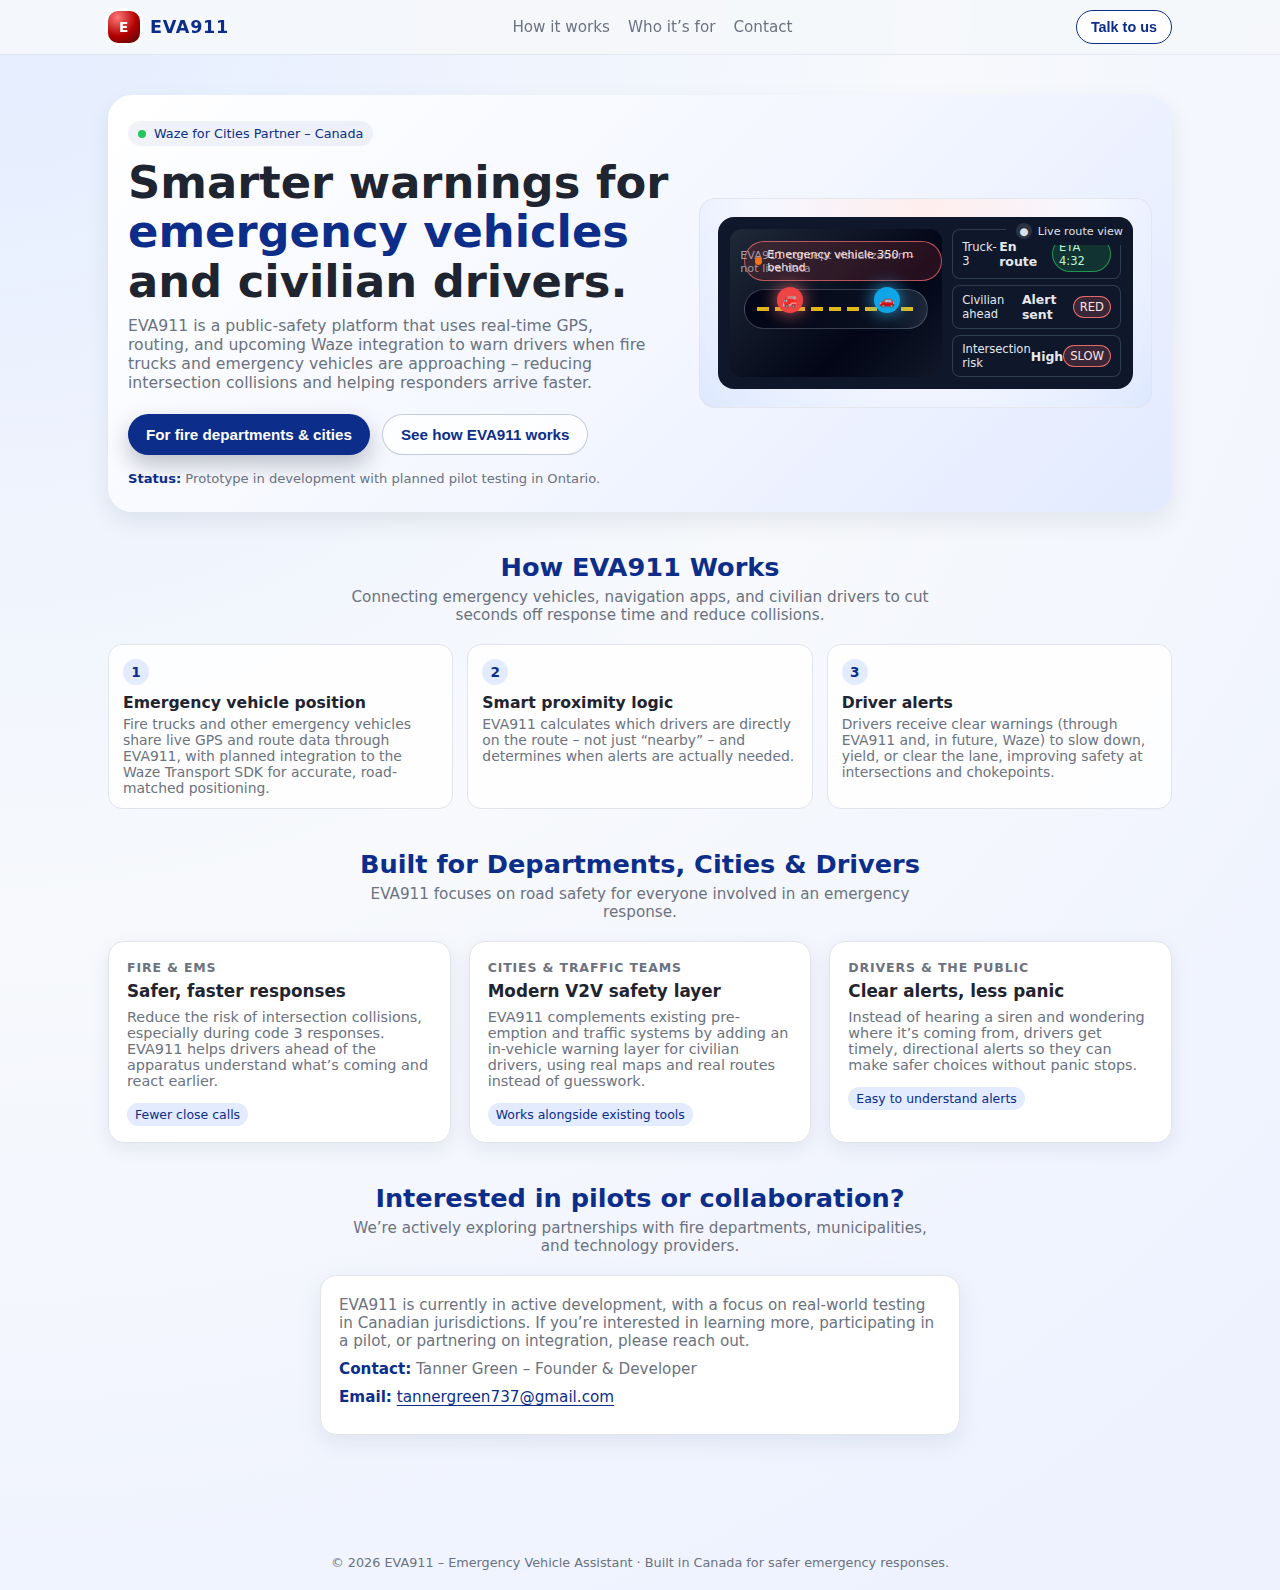
<file: index.html>
<!DOCTYPE html>
<html lang="en">
<head>
  <meta charset="UTF-8" />
  <meta name="viewport" content="width=device-width, initial-scale=1.0" />
  <title>EVA911 – Emergency Vehicle Assistant</title>
  <meta name="description" content="EVA911 is a public-safety platform that warns civilian drivers about approaching emergency vehicles and helps responders reach scenes faster and safer." />

  <style>
    :root {
      --bg: #f5f7fb;
      --bg-card: #ffffff;
      --primary: #0c2e8a;
      --primary-soft: #e2ebff;
      --accent: #ff3b3b;
      --text-main: #1e2430;
      --text-muted: #6b7280;
      --border-soft: #e2e4ec;
      --shadow-soft: 0 10px 25px rgba(15, 23, 42, 0.08);
      --radius-lg: 16px;
      --radius-xl: 24px;
      --transition-fast: 0.2s ease;
    }

    * {
      box-sizing: border-box;
      margin: 0;
      padding: 0;
    }

    body {
      font-family: system-ui, -apple-system, BlinkMacSystemFont, "Segoe UI", sans-serif;
      background: radial-gradient(circle at top left, #e4edff, #f7f9fc 45%, #eef2ff 90%);
      color: var(--text-main);
      min-height: 100vh;
    }

    a {
      color: inherit;
      text-decoration: none;
    }

    img {
      max-width: 100%;
      display: block;
    }

    /* Layout */

    header {
      position: sticky;
      top: 0;
      z-index: 20;
      backdrop-filter: blur(16px);
      background: rgba(245, 247, 251, 0.9);
      border-bottom: 1px solid rgba(226, 228, 236, 0.9);
    }

    .nav-inner {
      max-width: 1100px;
      margin: 0 auto;
      padding: 10px 18px;
      display: flex;
      align-items: center;
      justify-content: space-between;
      gap: 16px;
    }

    .logo-text {
      display: flex;
      align-items: center;
      gap: 10px;
      font-weight: 700;
      font-size: 1.1rem;
      letter-spacing: 0.04em;
      text-transform: uppercase;
      color: var(--primary);
    }

    .logo-mark {
      width: 32px;
      height: 32px;
      border-radius: 10px;
      background: radial-gradient(circle at 30% 20%, #ff7777, #b10000 55%, #4b0b0b 100%);
      display: flex;
      align-items: center;
      justify-content: center;
      color: #fff;
      font-size: 0.85rem;
      box-shadow: 0 0 0 3px rgba(255, 255, 255, 0.7);
    }

    .nav-links {
      display: flex;
      align-items: center;
      gap: 18px;
      font-size: 0.95rem;
    }

    .nav-links a {
      color: var(--text-muted);
      padding: 6px 0;
    }

    .nav-links a:hover {
      color: var(--primary);
    }

    .nav-cta {
      padding: 8px 14px;
      border-radius: 999px;
      border: 1px solid var(--primary);
      color: var(--primary);
      font-size: 0.9rem;
      font-weight: 600;
      background: #fff;
      cursor: pointer;
      transition: var(--transition-fast);
    }

    .nav-cta:hover {
      background: var(--primary);
      color: #fff;
      box-shadow: 0 8px 18px rgba(12, 46, 138, 0.25);
      transform: translateY(-1px);
    }

    main {
      max-width: 1100px;
      margin: 0 auto;
      padding: 28px 18px 60px;
    }

    /* Hero */

    .hero {
      display: grid;
      grid-template-columns: minmax(0, 1.2fr) minmax(0, 1fr);
      gap: 28px;
      align-items: center;
      padding: 26px 20px;
      border-radius: var(--radius-xl);
      background: linear-gradient(135deg, #ffffff 0%, #f3f6ff 55%, #e2eaff 100%);
      box-shadow: var(--shadow-soft);
      margin-top: 12px;
    }

    .hero-badge {
      display: inline-flex;
      align-items: center;
      gap: 8px;
      font-size: 0.8rem;
      padding: 5px 10px;
      border-radius: 999px;
      background: rgba(12, 46, 138, 0.06);
      color: var(--primary);
      margin-bottom: 12px;
    }

    .hero-badge-dot {
      width: 8px;
      height: 8px;
      border-radius: 999px;
      background: #22c55e;
    }

    .hero h1 {
      font-size: clamp(2.0rem, 3vw + 1rem, 2.8rem);
      line-height: 1.1;
      margin-bottom: 10px;
    }

    .hero h1 span {
      color: var(--primary);
    }

    .hero-sub {
      font-size: 0.98rem;
      color: var(--text-muted);
      max-width: 520px;
      margin-bottom: 22px;
    }

    .hero-cta-row {
      display: flex;
      flex-wrap: wrap;
      gap: 12px;
      margin-bottom: 16px;
    }

    .btn-primary,
    .btn-ghost {
      border-radius: 999px;
      padding: 11px 18px;
      border: none;
      cursor: pointer;
      font-size: 0.95rem;
      font-weight: 600;
      display: inline-flex;
      align-items: center;
      gap: 6px;
      transition: var(--transition-fast);
    }

    .btn-primary {
      background: var(--primary);
      color: #fff;
      box-shadow: 0 10px 22px rgba(15, 23, 42, 0.25);
    }

    .btn-primary:hover {
      transform: translateY(-1px);
      box-shadow: 0 14px 26px rgba(15, 23, 42, 0.32);
    }

    .btn-ghost {
      background: rgba(255, 255, 255, 0.8);
      color: var(--primary);
      border: 1px solid rgba(12, 46, 138, 0.25);
    }

    .btn-ghost:hover {
      background: #fff;
      box-shadow: 0 8px 16px rgba(15, 23, 42, 0.12);
      transform: translateY(-1px);
    }

    .hero-note {
      font-size: 0.82rem;
      color: var(--text-muted);
    }

    .hero-note strong {
      color: var(--primary);
    }

    .hero-visual {
      border-radius: var(--radius-lg);
      background: radial-gradient(circle at top, #ffeded, #f5f7ff 55%, #dde8ff 100%);
      padding: 18px;
      border: 1px solid rgba(226, 228, 236, 0.9);
      position: relative;
      overflow: hidden;
    }

    .mini-pill {
      position: absolute;
      top: 18px;
      right: 18px;
      padding: 6px 10px;
      border-radius: 999px;
      background: #0f172a;
      color: #e5e7eb;
      font-size: 0.7rem;
      display: flex;
      align-items: center;
      gap: 6px;
      opacity: 0.97;
    }

    .mini-pill span {
      display: inline-flex;
      align-items: center;
      justify-content: center;
      width: 16px;
      height: 16px;
      border-radius: 50%;
      background: rgba(248, 250, 252, 0.12);
      font-size: 0.65rem;
    }

    .hero-map {
      border-radius: 16px;
      background: #0f172a;
      color: #e5e7eb;
      padding: 12px;
      font-size: 0.78rem;
      display: grid;
      grid-template-columns: 1.3fr 1fr;
      gap: 10px;
    }

    .hero-map-main {
      border-radius: 12px;
      background-image: linear-gradient(135deg, #1f2937 0%, #020617 65%, #111827 100%);
      padding: 10px;
      position: relative;
      overflow: hidden;
    }

    .hero-road {
      position: absolute;
      left: 14px;
      right: 14px;
      top: 40%;
      height: 40px;
      background: linear-gradient(90deg, #020617 0%, #0b1120 80%, #1e293b 100%);
      border-radius: 999px;
      border: 1px solid rgba(148, 163, 184, 0.35);
    }

    .hero-road::before {
      content: "";
      position: absolute;
      left: 12px;
      right: 12px;
      top: 50%;
      height: 4px;
      background: repeating-linear-gradient(90deg, #facc15 0 12px, transparent 12px 18px);
      transform: translateY(-50%);
      opacity: 0.9;
    }

    .icon-truck,
    .icon-car {
      position: absolute;
      top: 48%;
      transform: translateY(-50%);
      width: 26px;
      height: 26px;
      border-radius: 999px;
      display: flex;
      align-items: center;
      justify-content: center;
      font-size: 0.8rem;
      color: #fff;
    }

    .icon-truck {
      left: 22%;
      background: #ef4444;
      box-shadow: 0 0 18px rgba(248, 113, 113, 0.9);
    }

    .icon-car {
      right: 20%;
      background: #0ea5e9;
      box-shadow: 0 0 18px rgba(56, 189, 248, 0.9);
    }

    .alert-bubble {
      position: absolute;
      top: 12px;
      left: 14px;
      padding: 6px 10px;
      border-radius: 999px;
      background: rgba(239, 68, 68, 0.15);
      color: #fee2e2;
      font-size: 0.7rem;
      display: inline-flex;
      align-items: center;
      gap: 5px;
      border: 1px solid rgba(248, 113, 113, 0.7);
    }

    .alert-dot {
      width: 8px;
      height: 8px;
      border-radius: 50%;
      background: #f97316;
    }

    .hero-map-sidebar {
      display: flex;
      flex-direction: column;
      gap: 6px;
    }

    .status-pill {
      padding: 6px 9px;
      border-radius: 8px;
      background: rgba(15, 23, 42, 0.9);
      border: 1px solid rgba(51, 65, 85, 0.9);
      display: flex;
      justify-content: space-between;
      align-items: center;
    }

    .status-pill span {
      font-size: 0.72rem;
    }

    .status-pill strong {
      font-size: 0.78rem;
      color: #e5e7eb;
    }

    .status-badge {
      font-size: 0.7rem;
      padding: 3px 6px;
      border-radius: 999px;
      background: rgba(34, 197, 94, 0.16);
      color: #bbf7d0;
      border: 1px solid rgba(34, 197, 94, 0.7);
    }

    .status-badge.red {
      background: rgba(248, 113, 113, 0.18);
      color: #fee2e2;
      border-color: rgba(248, 113, 113, 0.9);
    }

    .hero-footnote {
      margin-top: 10px;
      font-size: 0.7rem;
      color: #9ca3af;
    }

    /* Sections */

    section {
      margin-top: 40px;
    }

    .section-heading {
      text-align: center;
      margin-bottom: 20px;
    }

    .section-heading h2 {
      font-size: 1.6rem;
      margin-bottom: 6px;
      color: var(--primary);
    }

    .section-heading p {
      font-size: 0.95rem;
      color: var(--text-muted);
      max-width: 600px;
      margin: 0 auto;
    }

    .features-grid {
      display: grid;
      gap: 18px;
      grid-template-columns: repeat(auto-fit, minmax(230px, 1fr));
    }

    .feature-card {
      background: var(--bg-card);
      border-radius: var(--radius-lg);
      padding: 18px 18px 16px;
      border: 1px solid var(--border-soft);
      box-shadow: 0 6px 18px rgba(148, 163, 184, 0.18);
    }

    .feature-label {
      font-size: 0.78rem;
      font-weight: 600;
      text-transform: uppercase;
      letter-spacing: 0.07em;
      color: var(--text-muted);
      margin-bottom: 6px;
    }

    .feature-card h3 {
      font-size: 1.05rem;
      margin-bottom: 8px;
    }

    .feature-card p {
      font-size: 0.9rem;
      color: var(--text-muted);
      margin-bottom: 6px;
    }

    .feature-pill {
      display: inline-block;
      font-size: 0.78rem;
      padding: 4px 8px;
      border-radius: 999px;
      background: var(--primary-soft);
      color: var(--primary);
      margin-top: 8px;
    }

    .steps {
      display: grid;
      gap: 14px;
      grid-template-columns: repeat(auto-fit, minmax(220px, 1fr));
      margin-top: 12px;
    }

    .step {
      background: rgba(255, 255, 255, 0.85);
      border-radius: 14px;
      padding: 14px 14px 12px;
      border: 1px solid var(--border-soft);
    }

    .step-num {
      width: 26px;
      height: 26px;
      border-radius: 999px;
      background: var(--primary-soft);
      color: var(--primary);
      font-size: 0.85rem;
      display: flex;
      align-items: center;
      justify-content: center;
      margin-bottom: 8px;
      font-weight: 600;
    }

    .step h3 {
      font-size: 0.98rem;
      margin-bottom: 4px;
    }

    .step p {
      font-size: 0.87rem;
      color: var(--text-muted);
    }

    /* Contact */

    .contact-card {
      max-width: 640px;
      margin: 0 auto;
      background: var(--bg-card);
      border-radius: var(--radius-lg);
      padding: 20px 18px 18px;
      border: 1px solid var(--border-soft);
      box-shadow: 0 8px 22px rgba(148, 163, 184, 0.20);
      text-align: left;
    }

    .contact-card p {
      font-size: 0.95rem;
      color: var(--text-muted);
      margin-bottom: 10px;
    }

    .contact-line {
      font-size: 0.95rem;
    }

    .contact-label {
      font-weight: 600;
      color: var(--primary);
    }

    .contact-link {
      color: var(--primary);
      text-decoration: underline;
      text-decoration-thickness: 1px;
      text-underline-offset: 3px;
    }

    footer {
      padding: 20px;
      margin-top: 40px;
      text-align: center;
      font-size: 0.8rem;
      color: var(--text-muted);
    }

    /* Responsive */

    @media (max-width: 820px) {
      .hero {
        grid-template-columns: minmax(0, 1fr);
        padding: 20px 16px;
      }

      .hero-visual {
        order: -1;
      }

      .nav-links {
        display: none;
      }

      .nav-inner {
        justify-content: space-between;
      }
    }
  </style>
</head>

<body>

<header>
  <div class="nav-inner">
    <div class="logo-text">
      <div class="logo-mark">E</div>
      <span>EVA911</span>
    </div>
    <nav class="nav-links">
      <a href="#how-it-works">How it works</a>
      <a href="#who-its-for">Who it’s for</a>
      <a href="#contact">Contact</a>
    </nav>
    <button class="nav-cta" onclick="document.getElementById('contact').scrollIntoView({behavior:'smooth'})">
      Talk to us
    </button>
  </div>
</header>

<main>
  <!-- HERO -->
  <section class="hero">
    <div>
      <div class="hero-badge">
        <span class="hero-badge-dot"></span>
        Waze for Cities Partner – Canada
      </div>
      <h1>
        Smarter warnings for <span>emergency vehicles</span> and civilian drivers.
      </h1>
      <p class="hero-sub">
        EVA911 is a public-safety platform that uses real-time GPS, routing, and 
        upcoming Waze integration to warn drivers when fire trucks and emergency
        vehicles are approaching – reducing intersection collisions and helping
        responders arrive faster.
      </p>

      <div class="hero-cta-row">
        <button class="btn-primary" onclick="document.getElementById('who-its-for').scrollIntoView({behavior:'smooth'})">
          For fire departments & cities
        </button>
        <button class="btn-ghost" onclick="document.getElementById('how-it-works').scrollIntoView({behavior:'smooth'})">
          See how EVA911 works
        </button>
      </div>

      <div class="hero-note">
        <strong>Status:</strong> Prototype in development with planned pilot testing in Ontario.
      </div>
    </div>

    <div class="hero-visual" aria-hidden="true">
      <div class="mini-pill">
        <span>●</span>
        Live route view
      </div>

      <div class="hero-map">
        <div class="hero-map-main">
          <div class="hero-road"></div>
          <div class="alert-bubble">
            <span class="alert-dot"></span>
            Emergency vehicle 350 m behind
          </div>
          <div class="icon-truck">🚒</div>
          <div class="icon-car">🚗</div>
          <div class="hero-footnote">EVA911 concept visualization – not live data</div>
        </div>

        <div class="hero-map-sidebar">
          <div class="status-pill">
            <span>Truck-3</span>
            <strong>En route</strong>
            <span class="status-badge">ETA 4:32</span>
          </div>
          <div class="status-pill">
            <span>Civilian ahead</span>
            <strong>Alert sent</strong>
            <span class="status-badge red">RED</span>
          </div>
          <div class="status-pill">
            <span>Intersection risk</span>
            <strong>High</strong>
            <span class="status-badge red">SLOW</span>
          </div>
        </div>
      </div>
    </div>
  </section>

  <!-- HOW IT WORKS -->
  <section id="how-it-works">
    <div class="section-heading">
      <h2>How EVA911 Works</h2>
      <p>Connecting emergency vehicles, navigation apps, and civilian drivers to cut seconds off response time and reduce collisions.</p>
    </div>

    <div class="steps">
      <div class="step">
        <div class="step-num">1</div>
        <h3>Emergency vehicle position</h3>
        <p>
          Fire trucks and other emergency vehicles share live GPS and route data
          through EVA911, with planned integration to the Waze Transport SDK for
          accurate, road-matched positioning.
        </p>
      </div>
      <div class="step">
        <div class="step-num">2</div>
        <h3>Smart proximity logic</h3>
        <p>
          EVA911 calculates which drivers are directly on the route – not just 
          “nearby” – and determines when alerts are actually needed.
        </p>
      </div>
      <div class="step">
        <div class="step-num">3</div>
        <h3>Driver alerts</h3>
        <p>
          Drivers receive clear warnings (through EVA911 and, in future, Waze) 
          to slow down, yield, or clear the lane, improving safety at intersections 
          and chokepoints.
        </p>
      </div>
    </div>
  </section>

  <!-- WHO IT'S FOR -->
  <section id="who-its-for">
    <div class="section-heading">
      <h2>Built for Departments, Cities & Drivers</h2>
      <p>EVA911 focuses on road safety for everyone involved in an emergency response.</p>
    </div>

    <div class="features-grid">
      <div class="feature-card">
        <div class="feature-label">Fire & EMS</div>
        <h3>Safer, faster responses</h3>
        <p>
          Reduce the risk of intersection collisions, especially during code 3 
          responses. EVA911 helps drivers ahead of the apparatus understand 
          what’s coming and react earlier.
        </p>
        <span class="feature-pill">Fewer close calls</span>
      </div>

      <div class="feature-card">
        <div class="feature-label">Cities & traffic teams</div>
        <h3>Modern V2V safety layer</h3>
        <p>
          EVA911 complements existing pre-emption and traffic systems by adding
          an in-vehicle warning layer for civilian drivers, using real maps
          and real routes instead of guesswork.
        </p>
        <span class="feature-pill">Works alongside existing tools</span>
      </div>

      <div class="feature-card">
        <div class="feature-label">Drivers & the public</div>
        <h3>Clear alerts, less panic</h3>
        <p>
          Instead of hearing a siren and wondering where it’s coming from,
          drivers get timely, directional alerts so they can make safer choices
          without panic stops.
        </p>
        <span class="feature-pill">Easy to understand alerts</span>
      </div>
    </div>
  </section>

  <!-- CONTACT -->
  <section id="contact">
    <div class="section-heading">
      <h2>Interested in pilots or collaboration?</h2>
      <p>We’re actively exploring partnerships with fire departments, municipalities, and technology providers.</p>
    </div>

    <div class="contact-card">
      <p>
        EVA911 is currently in active development, with a focus on real-world
        testing in Canadian jurisdictions. If you’re interested in learning more,
        participating in a pilot, or partnering on integration, please reach out.
      </p>

      <p class="contact-line">
        <span class="contact-label">Contact:</span>
        Tanner Green – Founder & Developer
      </p>
      <p class="contact-line">
        <span class="contact-label">Email:</span>
        <a class="contact-link" href="mailto:tannergreen737@gmail.com">tannergreen737@gmail.com</a>
      </p>
    </div>
  </section>
</main>

<footer>
  © <span id="year"></span> EVA911 – Emergency Vehicle Assistant · Built in Canada for safer emergency responses.
</footer>

<script>
  document.getElementById('year').textContent = new Date().getFullYear();
</script>

</body>
</html>
</file>
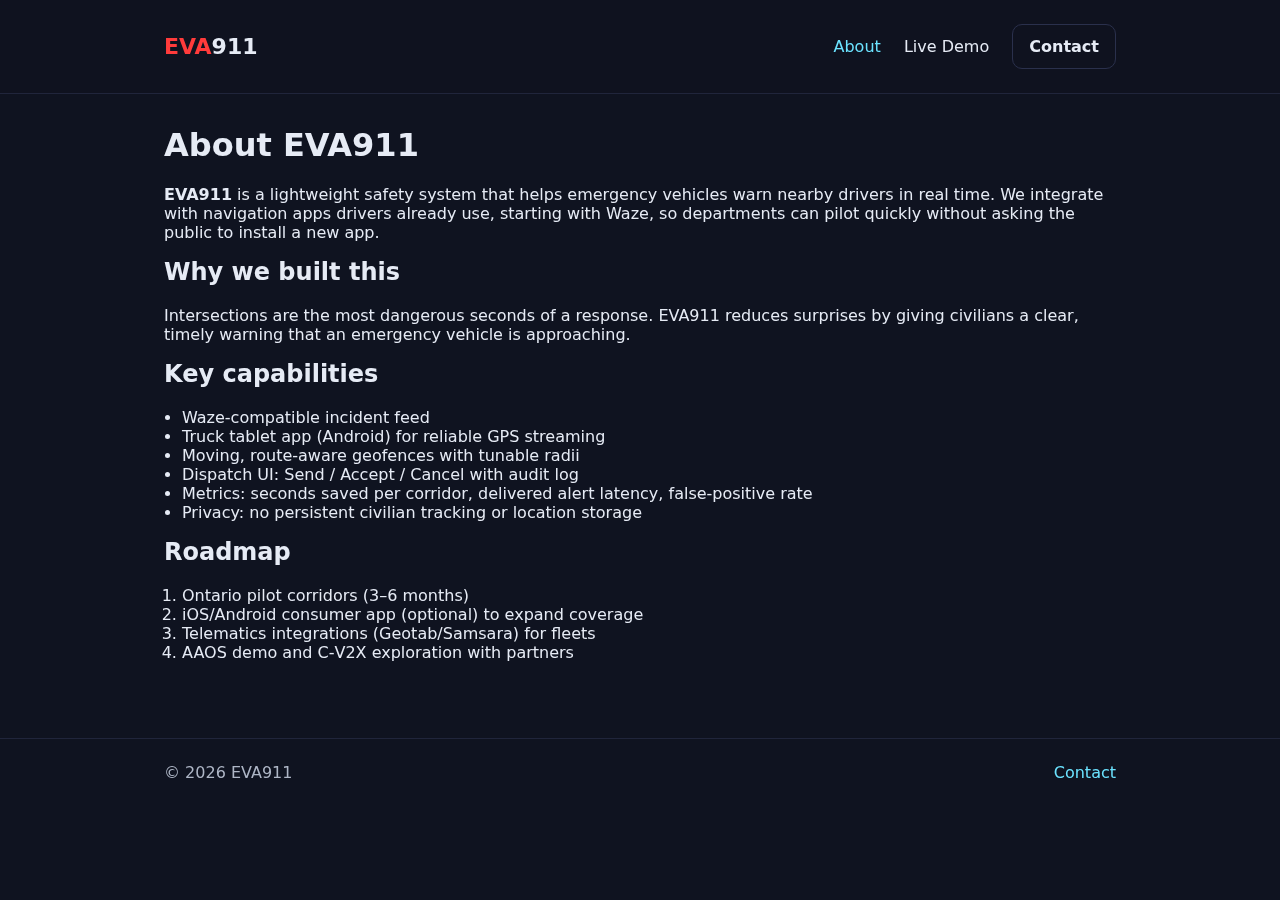
<file: about.html>
<!DOCTYPE html>
<html lang="en">
<head>
  <meta charset="utf-8"/>
  <meta name="viewport" content="width=device-width, initial-scale=1" />
  <title>About — EVA911</title>
  <link rel="stylesheet" href="/style.css" />
</head>
<body>
  <header class="site-header">
    <div class="container header-row">
      <a class="brand" href="/"><span class="brand-accent">EVA</span>911</a>
      <nav class="nav">
        <a class="active" href="/about.html">About</a>
        <a href="/demo.html">Live Demo</a>
        <a class="btn btn-ghost" href="/contact.html">Contact</a>
      </nav>
    </div>
  </header>
  <main class="container content">
    <h1>About EVA911</h1>
    <p><strong>EVA911</strong> is a lightweight safety system that helps emergency vehicles warn nearby drivers in real time. We integrate with navigation apps drivers already use, starting with Waze, so departments can pilot quickly without asking the public to install a new app.</p>

    <h2>Why we built this</h2>
    <p>Intersections are the most dangerous seconds of a response. EVA911 reduces surprises by giving civilians a clear, timely warning that an emergency vehicle is approaching.</p>

    <h2>Key capabilities</h2>
    <ul class="checklist">
      <li>Waze‑compatible incident feed</li>
      <li>Truck tablet app (Android) for reliable GPS streaming</li>
      <li>Moving, route‑aware geofences with tunable radii</li>
      <li>Dispatch UI: Send / Accept / Cancel with audit log</li>
      <li>Metrics: seconds saved per corridor, delivered alert latency, false‑positive rate</li>
      <li>Privacy: no persistent civilian tracking or location storage</li>
    </ul>

    <h2>Roadmap</h2>
    <ol class="steps">
      <li>Ontario pilot corridors (3–6 months)</li>
      <li>iOS/Android consumer app (optional) to expand coverage</li>
      <li>Telematics integrations (Geotab/Samsara) for fleets</li>
      <li>AAOS demo and C‑V2X exploration with partners</li>
    </ol>
  </main>
  <footer class="site-footer">
    <div class="container footer-row">
      <div>© <span id="year2"></span> EVA911</div>
      <div class="footer-links">
        <a href="/contact.html">Contact</a>
      </div>
    </div>
  </footer>
  <script>document.getElementById('year2').textContent = new Date().getFullYear();</script>
</body>
</html>
</file>
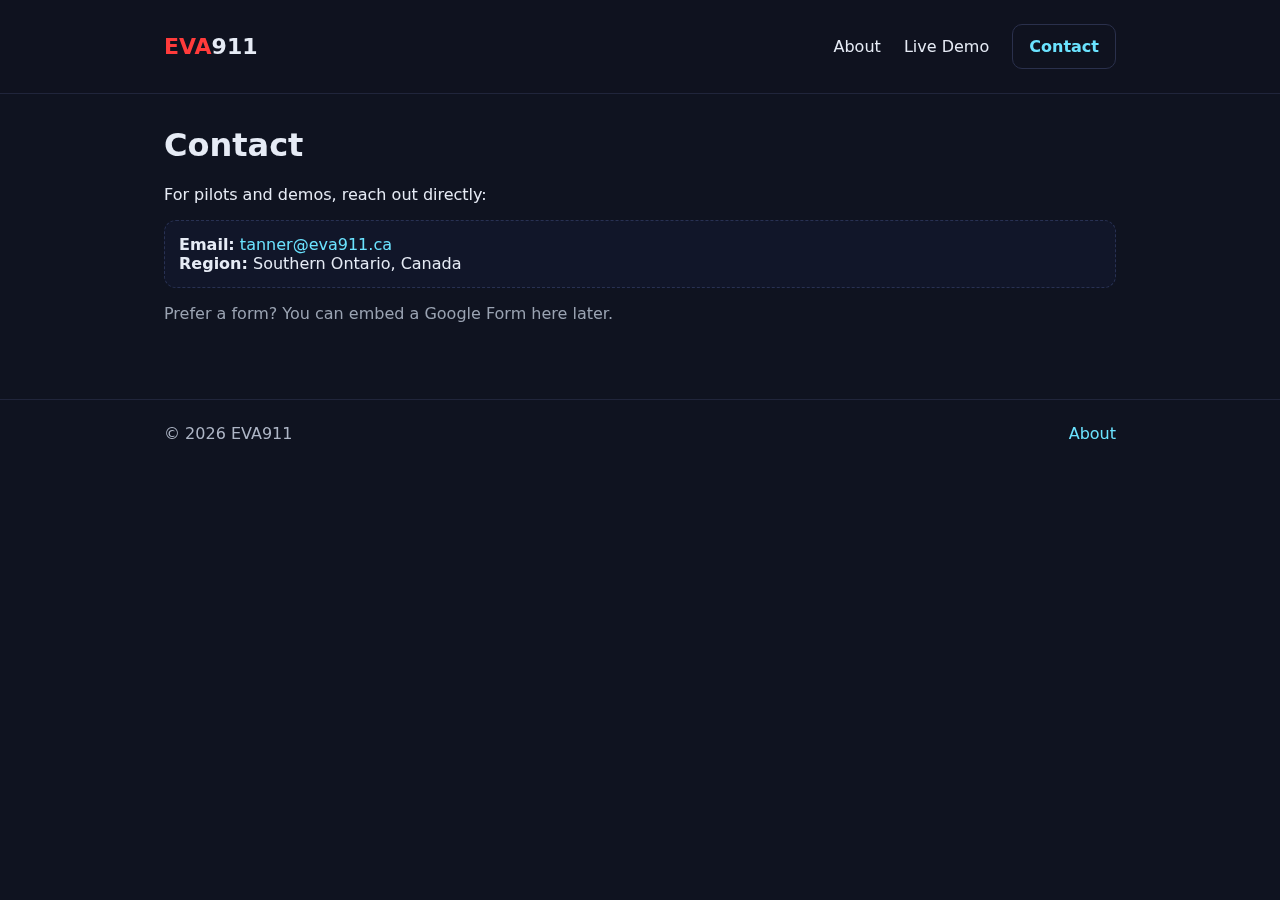
<file: contact.html>
<!DOCTYPE html>
<html lang="en">
<head>
  <meta charset="utf-8"/>
  <meta name="viewport" content="width=device-width, initial-scale=1" />
  <title>Contact — EVA911</title>
  <link rel="stylesheet" href="/style.css" />
</head>
<body>
  <header class="site-header">
    <div class="container header-row">
      <a class="brand" href="/"><span class="brand-accent">EVA</span>911</a>
      <nav class="nav">
        <a href="/about.html">About</a>
        <a href="/demo.html">Live Demo</a>
        <a class="active btn btn-ghost" href="/contact.html">Contact</a>
      </nav>
    </div>
  </header>
  <main class="container content">
    <h1>Contact</h1>
    <p>For pilots and demos, reach out directly:</p>
    <p class="contact-box">
      <strong>Email:</strong> <a href="mailto:tanner@eva911.ca">tanner@eva911.ca</a><br/>
      <strong>Region:</strong> Southern Ontario, Canada
    </p>
    <p class="muted">Prefer a form? You can embed a Google Form here later.</p>
  </main>
  <footer class="site-footer">
    <div class="container footer-row">
      <div>© <span id="year4"></span> EVA911</div>
      <div class="footer-links">
        <a href="/about.html">About</a>
      </div>
    </div>
  </footer>
  <script>document.getElementById('year4').textContent = new Date().getFullYear();</script>
</body>
</html>
</file>
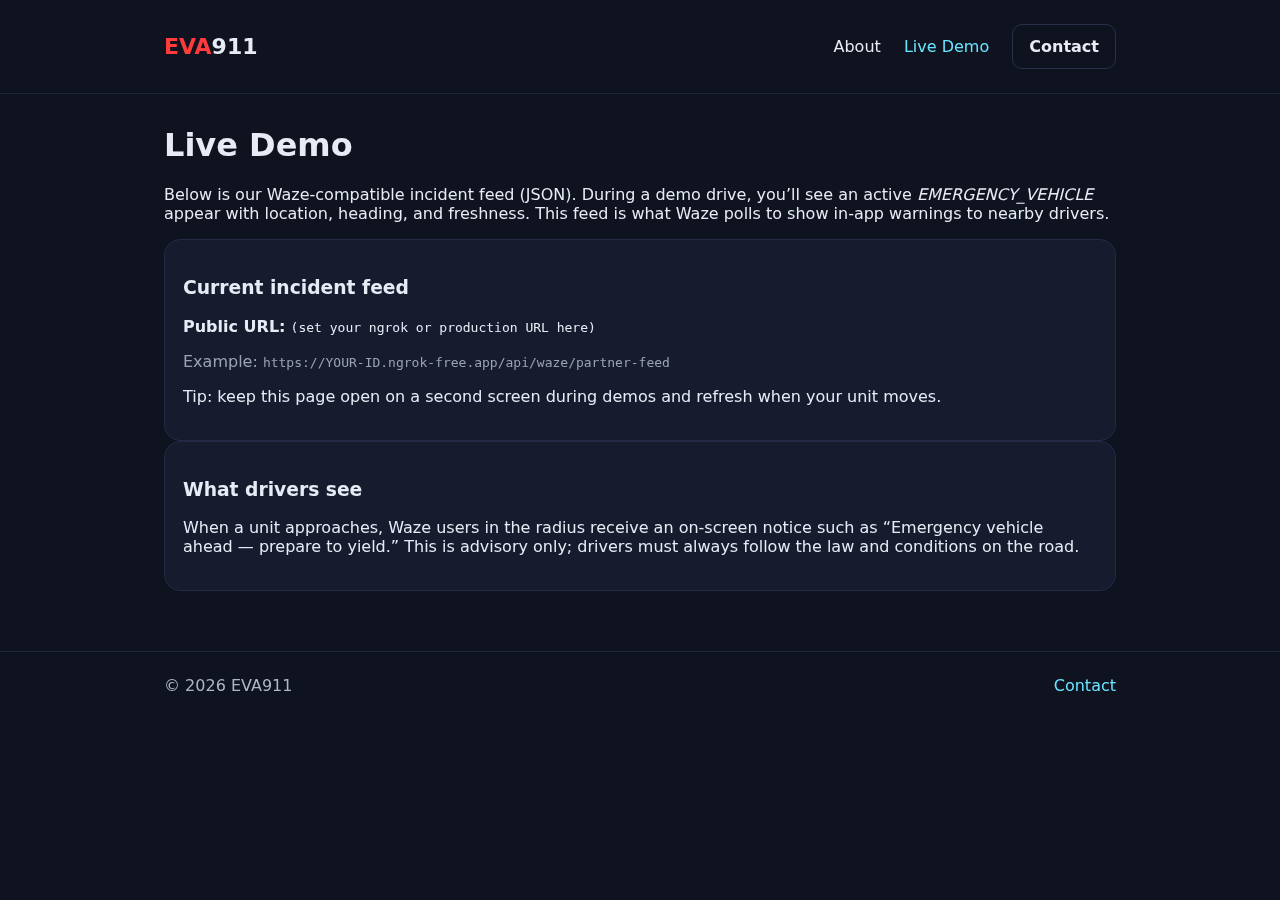
<file: demo.html>
<!DOCTYPE html>
<html lang="en">
<head>
  <meta charset="utf-8"/>
  <meta name="viewport" content="width=device-width, initial-scale=1" />
  <title>Live Demo — EVA911</title>
  <link rel="stylesheet" href="/style.css" />
</head>
<body>
  <header class="site-header">
    <div class="container header-row">
      <a class="brand" href="/"><span class="brand-accent">EVA</span>911</a>
      <nav class="nav">
        <a href="/about.html">About</a>
        <a class="active" href="/demo.html">Live Demo</a>
        <a class="btn btn-ghost" href="/contact.html">Contact</a>
      </nav>
    </div>
  </header>
  <main class="container content">
    <h1>Live Demo</h1>
    <p>Below is our Waze‑compatible incident feed (JSON). During a demo drive, you’ll see an active <em>EMERGENCY_VEHICLE</em> appear with location, heading, and freshness. This feed is what Waze polls to show in‑app warnings to nearby drivers.</p>

    <div class="card">
      <h3>Current incident feed</h3>
      <p><strong>Public URL:</strong> <code id="feedUrl">(set your ngrok or production URL here)</code></p>
      <p class="muted">Example: <code>https://YOUR-ID.ngrok-free.app/api/waze/partner-feed</code></p>
      <p>Tip: keep this page open on a second screen during demos and refresh when your unit moves.</p>
    </div>

    <div class="card">
      <h3>What drivers see</h3>
      <p>When a unit approaches, Waze users in the radius receive an on‑screen notice such as “Emergency vehicle ahead — prepare to yield.” This is advisory only; drivers must always follow the law and conditions on the road.</p>
    </div>
  </main>
  <footer class="site-footer">
    <div class="container footer-row">
      <div>© <span id="year3"></span> EVA911</div>
      <div class="footer-links">
        <a href="/contact.html">Contact</a>
      </div>
    </div>
  </footer>
  <script>document.getElementById('year3').textContent = new Date().getFullYear();</script>
</body>
</html>
</file>
<file: style.css>
:root{
  --bg:#0f1320; --card:#171b2e; --muted:#9aa3b2; --txt:#e6ebf5; --accent:#ff3b3b; --accent2:#6be3ff;
}
*{box-sizing:border-box}
html,body{margin:0;padding:0;font-family:Inter,system-ui,-apple-system,Segoe UI,Roboto,"Helvetica Neue",Arial,sans-serif;background:var(--bg);color:var(--txt)}
a{color:var(--accent2);text-decoration:none}
a:hover{text-decoration:underline}
.container{max-width:1000px;margin:0 auto;padding:24px}
.site-header{position:sticky;top:0;backdrop-filter:saturate(1.1) blur(6px);background:rgba(15,19,32,0.7);border-bottom:1px solid #20253b}
.header-row{display:flex;align-items:center;justify-content:space-between}
.brand{font-weight:800;font-size:22px;color:var(--txt)}
.brand-accent{color:var(--accent)}
.nav a{margin-left:18px;color:var(--txt)}
.nav a.active{color:var(--accent2)}
.btn{display:inline-block;background:var(--accent);color:white;padding:12px 16px;border-radius:10px;font-weight:700}
.btn:hover{opacity:.92;text-decoration:none}
.btn-ghost{background:transparent;border:1px solid #2a304c}
.btn.block{display:block;text-align:center;margin-top:12px}
.hero{padding:72px 24px}
.hero h1{font-size:40px;line-height:1.1;margin:0 0 12px}
.subtitle{color:var(--muted);max-width:800px}
.badges{display:flex;gap:12px;list-style:none;margin:18px 0 0;padding:0;color:#c7d0e0}
.badges li{background:#1b2037;border:1px solid #232a46;padding:8px 10px;border-radius:999px;font-size:14px}
.grid.two{display:grid;grid-template-columns:1fr;gap:24px}
@media(min-width:860px){.grid.two{grid-template-columns:1fr 1fr}}
.card{background:var(--card);border:1px solid #242a45;border-radius:16px;padding:18px}
.highlight{border-color:#2b3154;box-shadow:0 0 0 1px rgba(255,59,59,0.15)}
.steps{padding-left:18px}
.checklist{padding-left:18px}
.content h1,.content h2{margin-top:8px}
.site-footer{border-top:1px solid #20253b;margin-top:36px}
.footer-row{display:flex;align-items:center;justify-content:space-between;color:#aeb6c6}
.contact-box{background:#111629;border:1px dashed #283153;border-radius:12px;padding:14px}
.muted{color:var(--muted)}
</file>
